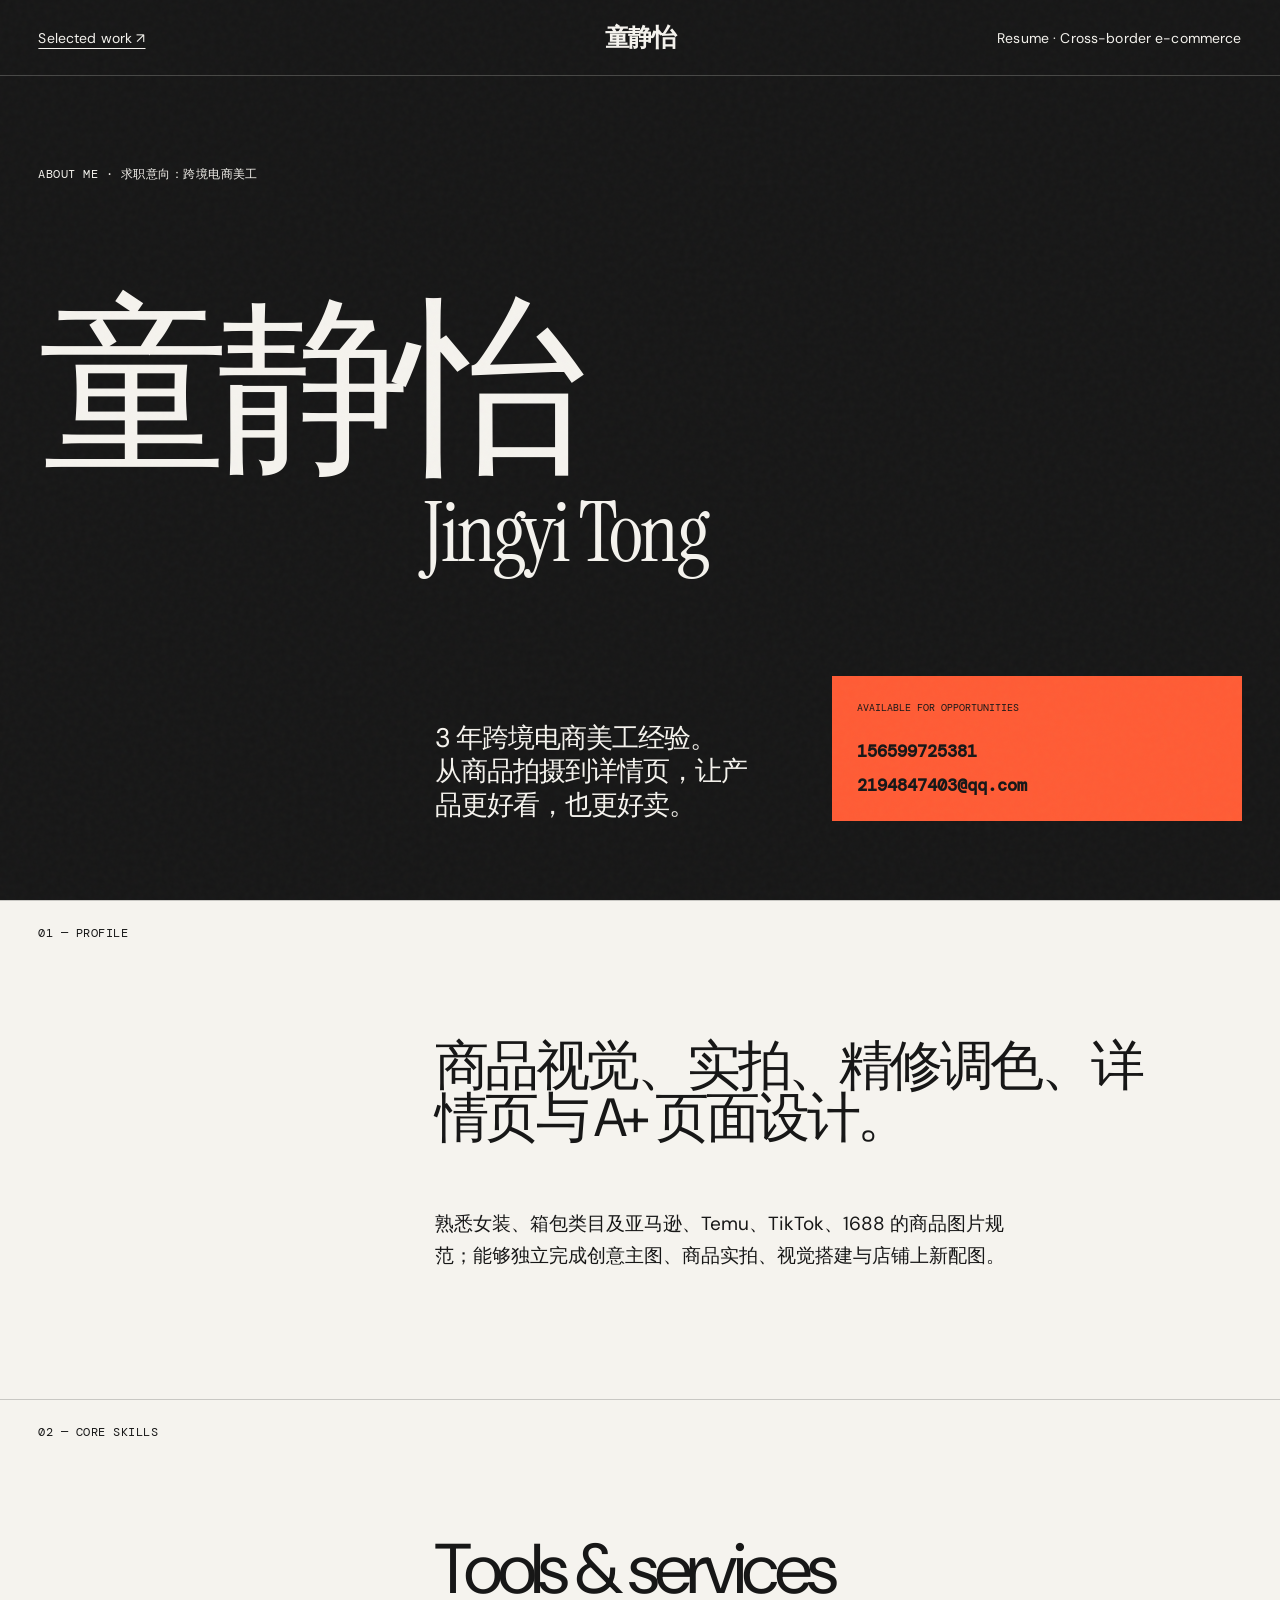
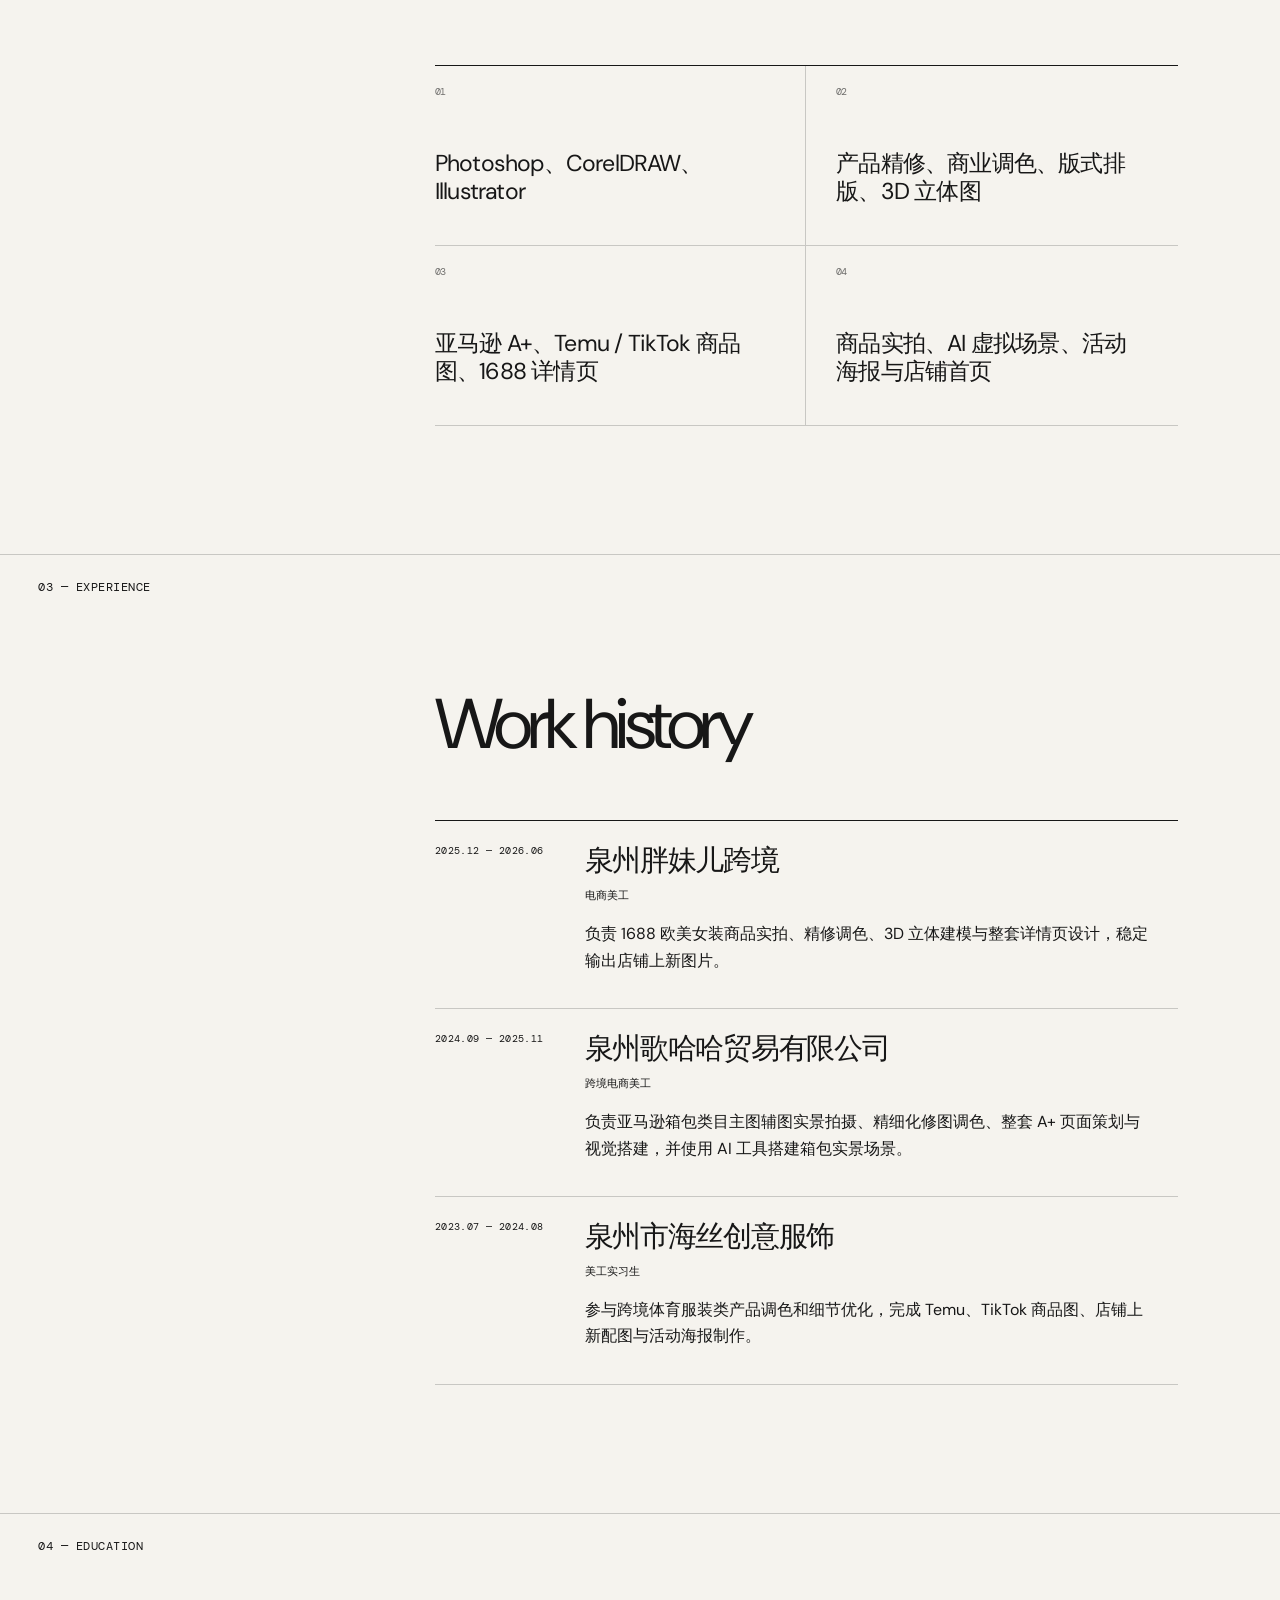
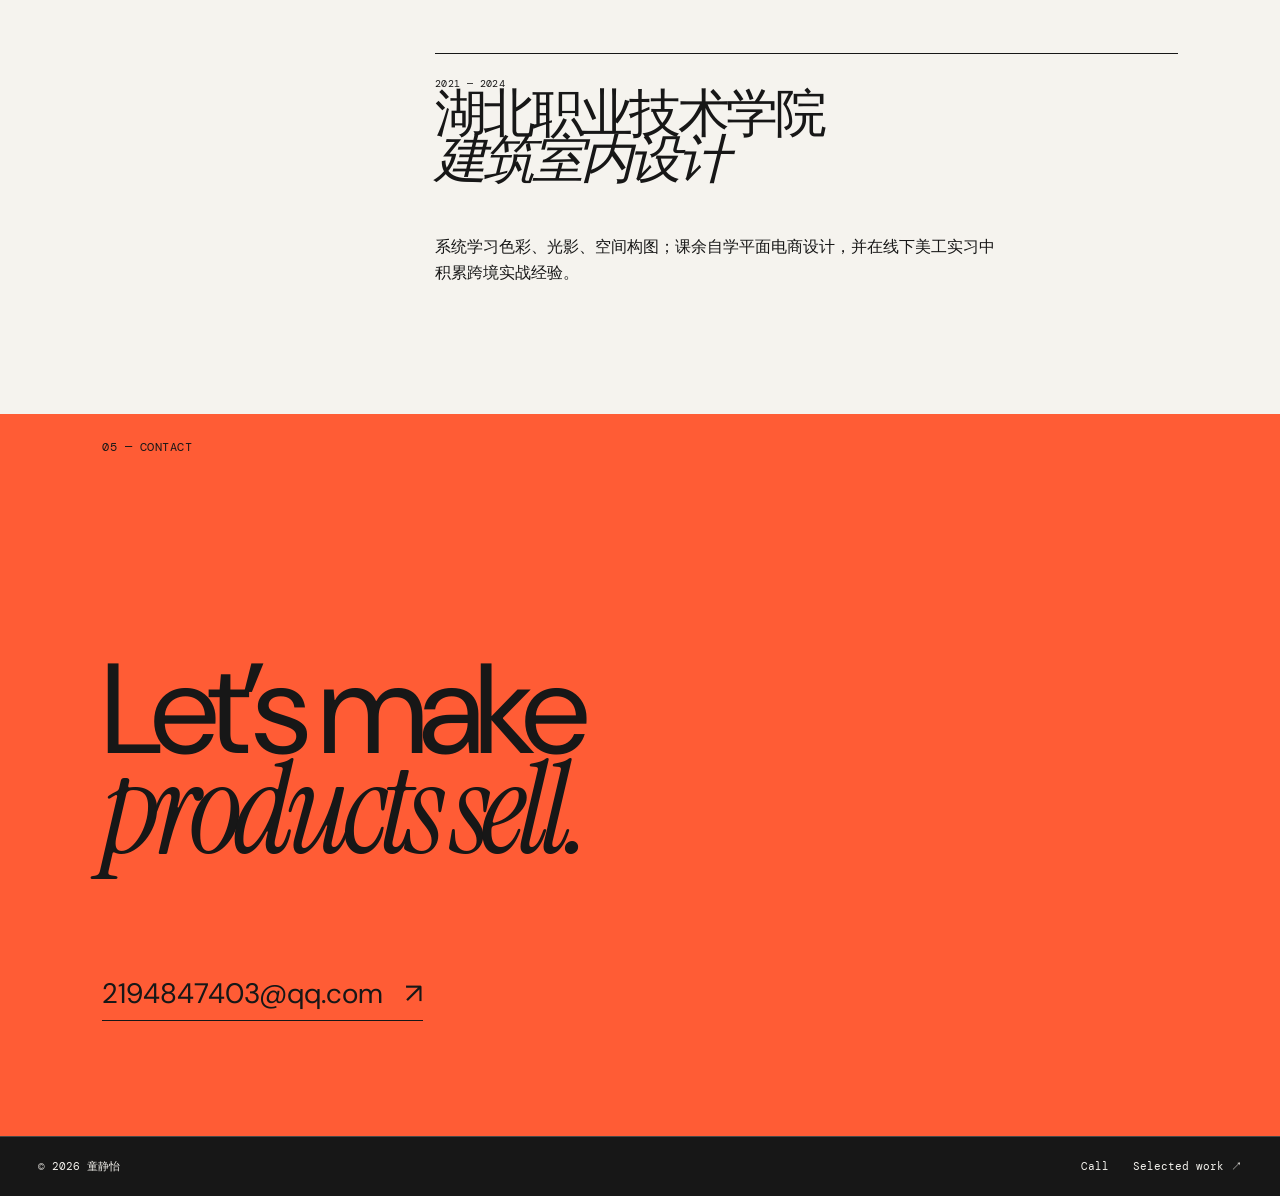
<file: about.html>
<!doctype html>
<html lang="zh-CN">
  <head>
    <meta charset="UTF-8" />
    <meta name="viewport" content="width=device-width, initial-scale=1" />
    <meta name="description" content="童静怡，跨境电商美工与商品视觉设计师。" />
    <title>童静怡 — Resume</title>
    <link rel="preconnect" href="https://fonts.googleapis.com" />
    <link rel="preconnect" href="https://fonts.gstatic.com" crossorigin />
    <link
      href="https://fonts.googleapis.com/css2?family=DM+Mono&family=DM+Sans:opsz,wght@9..40,400;9..40,500;9..40,700&family=Instrument+Serif:ital@0;1&display=swap"
      rel="stylesheet"
    />
    <link rel="stylesheet" href="style.css" />
  </head>
  <body class="resume-page">
    <div class="noise" aria-hidden="true"></div>

    <header class="site-header">
      <a class="header-link primary-nav" href="index.html">Selected work ↗</a>
      <a class="wordmark" href="index.html" aria-label="回到作品集首页">童静怡</a>
      <p class="role">Resume · Cross-border e-commerce</p>
    </header>

    <main>
      <section class="resume-hero" aria-labelledby="resume-title">
        <p class="eyebrow">About me · 求职意向：跨境电商美工</p>
        <h1 id="resume-title">童静怡<span>Jingyi Tong</span></h1>
        <div class="resume-hero-bottom">
          <p class="resume-statement">
            3 年跨境电商美工经验。<br />
            从商品拍摄到详情页，让产品更好看，也更好卖。
          </p>
          <aside class="resume-contact-card" aria-label="联系方式">
            <p>Available for opportunities</p>
            <a href="tel:156599725381">156599725381</a>
            <a href="mailto:2194847403@qq.com">2194847403@qq.com</a>
          </aside>
        </div>
      </section>

      <section class="resume-sheet">
        <section class="resume-row resume-profile" aria-labelledby="profile-title">
          <p class="eyebrow">01 — Profile</p>
          <div>
            <h2 id="profile-title">商品视觉、实拍、精修调色、详情页与 A+ 页面设计。</h2>
            <p>
              熟悉女装、箱包类目及亚马逊、Temu、TikTok、1688 的商品图片规范；能够独立完成创意主图、商品实拍、视觉搭建与店铺上新配图。
            </p>
          </div>
        </section>

        <section class="resume-row" aria-labelledby="skills-title">
          <p class="eyebrow">02 — Core skills</p>
          <div>
            <h2 id="skills-title">Tools & services</h2>
            <ul class="skill-grid">
              <li><span>01</span>Photoshop、CorelDRAW、Illustrator</li>
              <li><span>02</span>产品精修、商业调色、版式排版、3D 立体图</li>
              <li><span>03</span>亚马逊 A+、Temu / TikTok 商品图、1688 详情页</li>
              <li><span>04</span>商品实拍、AI 虚拟场景、活动海报与店铺首页</li>
            </ul>
          </div>
        </section>

        <section class="resume-row" aria-labelledby="experience-title">
          <p class="eyebrow">03 — Experience</p>
          <div>
            <h2 id="experience-title">Work history</h2>
            <ol class="timeline">
              <li>
                <p class="timeline-date">2025.12 — 2026.06</p>
                <h3>泉州胖妹儿跨境</h3>
                <strong>电商美工</strong>
                <p>负责 1688 欧美女装商品实拍、精修调色、3D 立体建模与整套详情页设计，稳定输出店铺上新图片。</p>
              </li>
              <li>
                <p class="timeline-date">2024.09 — 2025.11</p>
                <h3>泉州歌哈哈贸易有限公司</h3>
                <strong>跨境电商美工</strong>
                <p>负责亚马逊箱包类目主图辅图实景拍摄、精细化修图调色、整套 A+ 页面策划与视觉搭建，并使用 AI 工具搭建箱包实景场景。</p>
              </li>
              <li>
                <p class="timeline-date">2023.07 — 2024.08</p>
                <h3>泉州市海丝创意服饰</h3>
                <strong>美工实习生</strong>
                <p>参与跨境体育服装类产品调色和细节优化，完成 Temu、TikTok 商品图、店铺上新配图与活动海报制作。</p>
              </li>
            </ol>
          </div>
        </section>

        <section class="resume-row" aria-labelledby="education-title">
          <p class="eyebrow">04 — Education</p>
          <div class="education-block">
            <p class="timeline-date">2021 — 2024</p>
            <h2 id="education-title">湖北职业技术学院<br /><em>建筑室内设计</em></h2>
            <p>系统学习色彩、光影、空间构图；课余自学平面电商设计，并在线下美工实习中积累跨境实战经验。</p>
          </div>
        </section>
      </section>

      <section class="resume-contact-bottom" aria-labelledby="resume-contact-title">
        <p class="eyebrow">05 — Contact</p>
        <h2 id="resume-contact-title">Let’s make<br /><em>products sell.</em></h2>
        <a class="contact-cta" href="mailto:2194847403@qq.com">2194847403@qq.com <span>↗</span></a>
      </section>
    </main>

    <footer>
      <p>© 2026 童静怡</p>
      <div>
        <a href="tel:156599725381">Call</a>
        <a href="index.html">Selected work ↗</a>
      </div>
    </footer>
  </body>
</html>
</file>
<file: style.css>
:root {
  --ink: #171717;
  --paper: #f5f3ee;
  --accent: #ff5c35;
  --line: rgba(23, 23, 23, 0.2);
  --sans: "DM Sans", "PingFang SC", "Microsoft YaHei", sans-serif;
  --serif: "Instrument Serif", "Songti SC", serif;
  --mono: "DM Mono", monospace;
}

* { box-sizing: border-box; }
html { scroll-behavior: smooth; }
body { background: var(--paper); color: var(--ink); font-family: var(--sans); margin: 0; }
a { color: inherit; text-decoration: none; }
button { color: inherit; font: inherit; }
h1, h2, h3, p { margin-top: 0; }
h1, h2 { font-weight: 400; letter-spacing: -.065em; }
em { font-family: var(--serif); font-weight: 400; }

.noise {
  background-image: url("data:image/svg+xml,%3Csvg viewBox='0 0 180 180' xmlns='http://www.w3.org/2000/svg'%3E%3Cfilter id='n'%3E%3CfeTurbulence type='fractalNoise' baseFrequency='.85' numOctaves='4' stitchTiles='stitch'/%3E%3C/filter%3E%3Crect width='100%25' height='100%25' filter='url(%23n)' opacity='.8'/%3E%3C/svg%3E");
  inset: 0; opacity: .035; pointer-events: none; position: fixed; z-index: 10;
}

.site-header {
  align-items: center; border-bottom: 1px solid var(--line); display: grid; grid-template-columns: 1fr auto 1fr;
  font-size: 14px; letter-spacing: .01em; min-height: 76px; padding: 20px 3vw; position: relative; z-index: 1;
}
.primary-nav { justify-self: start; text-decoration: underline; text-decoration-thickness: 1px; text-underline-offset: 5px; }
.wordmark { font-size: 25px; font-weight: 700; justify-self: center; letter-spacing: -.07em; line-height: 1; }
.role { justify-self: end; margin: 0; }
.eyebrow { font-family: var(--mono); font-size: 12px; letter-spacing: .04em; margin: 0; text-transform: uppercase; }

.hero { min-height: max(620px, calc(100svh - 76px)); padding: clamp(84px, 10vw, 150px) 8vw 70px; }
.hero h1 { font-size: clamp(72px, 8.5vw, 155px); line-height: .82; margin: clamp(74px, 8vw, 130px) 0; max-width: 1300px; }
.hero-foot { align-items: flex-end; display: flex; font-size: 17px; justify-content: space-between; line-height: 1.55; }
.hero-foot p { margin: 0; }
.scroll-cue { align-items: center; display: flex; gap: 30px; }
.scroll-cue span { border: 1px solid var(--ink); border-radius: 100%; display: grid; font-size: 14px; height: 38px; place-items: center; transition: background .25s, color .25s; width: 38px; }
.scroll-cue:hover span { background: var(--ink); color: var(--paper); }

.work { border-top: 1px solid var(--line); padding: 24px 3vw 11vw; }
.section-head { display: grid; gap: 24px; grid-template-columns: 1fr 2fr 1fr; margin-bottom: 8vw; }
.section-head h2 { font-size: clamp(48px, 5.7vw, 92px); line-height: .87; margin: 0; }
.filters { align-self: end; display: flex; flex-wrap: wrap; gap: 8px; justify-content: flex-end; }
.filter { background: transparent; border: 1px solid var(--line); border-radius: 30px; cursor: pointer; font-family: var(--mono); font-size: 11px; padding: 9px 13px; transition: background .2s, color .2s; }
.filter span { opacity: .55; }
.filter:hover, .filter.is-active { background: var(--ink); color: var(--paper); }
.projects { display: grid; gap: 6vw 1.5vw; grid-template-columns: repeat(12, 1fr); }
.project { grid-column: span 6; }
.project:nth-child(3n) { grid-column: 3 / span 8; }
.project[hidden] { display: none; }
.project-link { display: block; }
.project-image { background: #dfd8cf; overflow: hidden; position: relative; }
.project:nth-child(odd) .project-image { aspect-ratio: 1.21 / 1; }
.project:nth-child(even) .project-image { aspect-ratio: 1.52 / 1; }
.art { height: 100%; position: relative; transform: scale(1); transition: transform .7s cubic-bezier(.2,.8,.2,1); width: 100%; }
.project-link:hover .art { transform: scale(1.04); }
.art--image { display: block; object-fit: cover; object-position: center top; }
.project-meta { align-items: baseline; border-top: 1px solid var(--ink); display: grid; gap: 12px; grid-template-columns: 1fr auto auto; margin-top: 10px; padding-top: 11px; }
.project-meta h3 { font-size: 17px; font-weight: 500; margin: 0; }
.project-meta p { font-family: var(--mono); font-size: 11px; margin: 0; opacity: .7; text-transform: uppercase; }

.home-contact { background: var(--ink); color: var(--paper); min-height: 68vh; padding: 25px 8vw 9vw; }
.home-contact h2 { font-size: clamp(64px, 10vw, 170px); line-height: .78; margin: 16vw 0 9vw; }
.contact-cta { align-items: center; border-bottom: 1px solid currentColor; display: inline-flex; font-size: clamp(20px, 2.2vw, 34px); gap: 22px; padding-bottom: 8px; }
.contact-cta span { display: inline-block; transition: transform .2s; }
.contact-cta:hover span { transform: translate(5px, -5px); }

footer { align-items: center; border-top: 1px solid var(--line); display: flex; font-family: var(--mono); font-size: 11px; justify-content: space-between; padding: 22px 3vw; }
footer p { margin: 0; }
footer div { display: flex; gap: 24px; }

/* Resume page */
.resume-page { background: var(--ink); color: var(--paper); }
.resume-page .site-header { border-color: rgba(245, 243, 238, .22); }
.resume-hero { min-height: max(680px, calc(100svh - 76px)); padding: clamp(50px, 7vw, 110px) 3vw 3vw; position: relative; }
.resume-hero h1 { font-size: clamp(112px, 15vw, 270px); line-height: .68; margin: 11vw 0 9vw; }
.resume-hero h1 span { display: block; font-family: var(--serif); font-size: .43em; letter-spacing: -.035em; margin: 4vw 0 0 32%; }
.resume-hero-bottom { align-items: end; display: grid; gap: 6vw; grid-template-columns: 1fr minmax(270px, 32vw); margin-left: 33%; }
.resume-statement { font-size: clamp(20px, 2.1vw, 34px); letter-spacing: -.04em; line-height: 1.25; margin: 0; }
.resume-contact-card { background: var(--accent); color: var(--ink); display: flex; flex-direction: column; font-family: var(--mono); gap: 12px; padding: 25px; }
.resume-contact-card p { font-size: 10px; margin: 0 0 14px; text-transform: uppercase; }
.resume-contact-card a { font-size: clamp(15px, 1.3vw, 20px); font-weight: 700; }
.resume-contact-card a:hover { text-decoration: underline; text-underline-offset: 4px; }
.resume-sheet { background: var(--paper); color: var(--ink); }
.resume-row { border-top: 1px solid var(--line); display: grid; gap: 25px; grid-template-columns: 1fr 2fr; padding: 24px 8vw 10vw 3vw; }
.resume-row > div { margin-top: 9vw; max-width: 860px; }
.resume-row h2 { font-size: clamp(48px, 5.5vw, 92px); line-height: .88; margin: 0 0 5vw; }
.resume-profile h2 { font-size: clamp(42px, 4.2vw, 72px); line-height: .97; }
.resume-profile div > p { font-size: 19px; line-height: 1.65; margin: 0; max-width: 600px; }
.skill-grid { border-top: 1px solid var(--ink); display: grid; grid-template-columns: 1fr 1fr; list-style: none; margin: 0; padding: 0; }
.skill-grid li { border-bottom: 1px solid var(--line); font-size: clamp(18px, 1.8vw, 27px); letter-spacing: -.035em; line-height: 1.2; min-height: 180px; padding: 20px 30px 25px 0; }
.skill-grid li:nth-child(odd) { border-right: 1px solid var(--line); padding-right: 30px; }
.skill-grid li:nth-child(even) { padding-left: 30px; }
.skill-grid span { display: block; font-family: var(--mono); font-size: 10px; margin-bottom: 52px; opacity: .6; }
.timeline { border-top: 1px solid var(--ink); list-style: none; margin: 0; padding: 0; }
.timeline li { border-bottom: 1px solid var(--line); display: grid; grid-template-columns: 150px 1fr; padding: 20px 0 34px; }
.timeline-date { font-family: var(--mono); font-size: 10px; grid-row: span 3; letter-spacing: .04em; margin: 3px 0 0; }
.timeline h3 { font-size: clamp(23px, 2.3vw, 35px); font-weight: 500; letter-spacing: -.045em; margin: 0 0 7px; }
.timeline strong { font-family: var(--mono); font-size: 11px; font-weight: 400; margin-bottom: 18px; text-transform: uppercase; }
.timeline li > p:last-child, .education-block > p:last-child { font-size: 16px; line-height: 1.65; margin: 0; max-width: 570px; }
.education-block { border-top: 1px solid var(--ink); padding-top: 20px; }
.education-block h2 { font-size: clamp(38px, 4.1vw, 68px); margin-bottom: 4vw; }
.resume-contact-bottom { background: var(--accent); color: var(--ink); min-height: 68vh; padding: 25px 8vw 9vw; }
.resume-contact-bottom h2 { font-size: clamp(68px, 10vw, 170px); line-height: .78; margin: 16vw 0 9vw; }
.resume-page footer { border-color: rgba(245, 243, 238, .22); }

@media (max-width: 720px) {
  .site-header { font-size: 12px; grid-template-columns: 1fr auto; min-height: 66px; padding: 18px 5vw; }
  .wordmark { font-size: 21px; justify-self: end; }
  .role { display: none; }
  .hero { min-height: calc(100svh - 66px); padding: 18vw 5vw 8vw; }
  .hero h1 { font-size: clamp(60px, 16vw, 88px); margin: 20vw 0; }
  .hero-foot { align-items: flex-start; flex-direction: column; font-size: 15px; gap: 28px; }
  .work { padding-left: 5vw; padding-right: 5vw; }
  .section-head { display: block; margin-bottom: 16vw; }
  .section-head h2 { margin: 12vw 0; }
  .filters { justify-content: flex-start; }
  .projects { gap: 13vw 3vw; }
  .project, .project:nth-child(3n) { grid-column: span 12; }
  .project:nth-child(odd) .project-image, .project:nth-child(even) .project-image { aspect-ratio: 1.1 / 1; }
  .project-meta { grid-template-columns: 1fr auto; }
  .project-type { display: none; }
  .home-contact { min-height: 56vh; padding: 20px 5vw 15vw; }
  .home-contact h2 { font-size: clamp(58px, 16vw, 90px); margin: 28vw 0 18vw; }
  .contact-cta { font-size: 18px; gap: 14px; }
  footer { align-items: flex-start; font-size: 10px; padding: 20px 5vw; }
  footer div { flex-direction: column; gap: 8px; text-align: right; }

  .resume-hero { min-height: calc(100svh - 66px); padding: 18vw 5vw 5vw; }
  .resume-hero h1 { font-size: clamp(80px, 23vw, 130px); line-height: .72; margin: 22vw 0 20vw; }
  .resume-hero h1 span { font-size: .5em; margin: 12vw 0 0; }
  .resume-hero-bottom { display: block; margin: 0; }
  .resume-statement { font-size: 20px; line-height: 1.35; }
  .resume-contact-card { margin-top: 12vw; padding: 20px; }
  .resume-row { display: block; padding: 20px 5vw 18vw; }
  .resume-row > div { margin-top: 18vw; }
  .resume-row h2 { font-size: clamp(44px, 12vw, 70px); margin-bottom: 14vw; }
  .resume-profile h2 { font-size: clamp(38px, 10.5vw, 62px); }
  .resume-profile div > p { font-size: 16px; }
  .skill-grid { display: block; }
  .skill-grid li, .skill-grid li:nth-child(odd), .skill-grid li:nth-child(even) { border-right: 0; min-height: 0; padding: 20px 0 26px; }
  .skill-grid span { margin-bottom: 28px; }
  .timeline li { display: block; padding: 20px 0 30px; }
  .timeline-date { margin-bottom: 28px; }
  .timeline h3 { font-size: 25px; }
  .timeline strong { display: block; }
  .education-block h2 { font-size: clamp(38px, 10vw, 60px); }
  .resume-contact-bottom { min-height: 56vh; padding: 20px 5vw 15vw; }
  .resume-contact-bottom h2 { font-size: clamp(58px, 16vw, 90px); margin: 28vw 0 18vw; }
}
</file>
